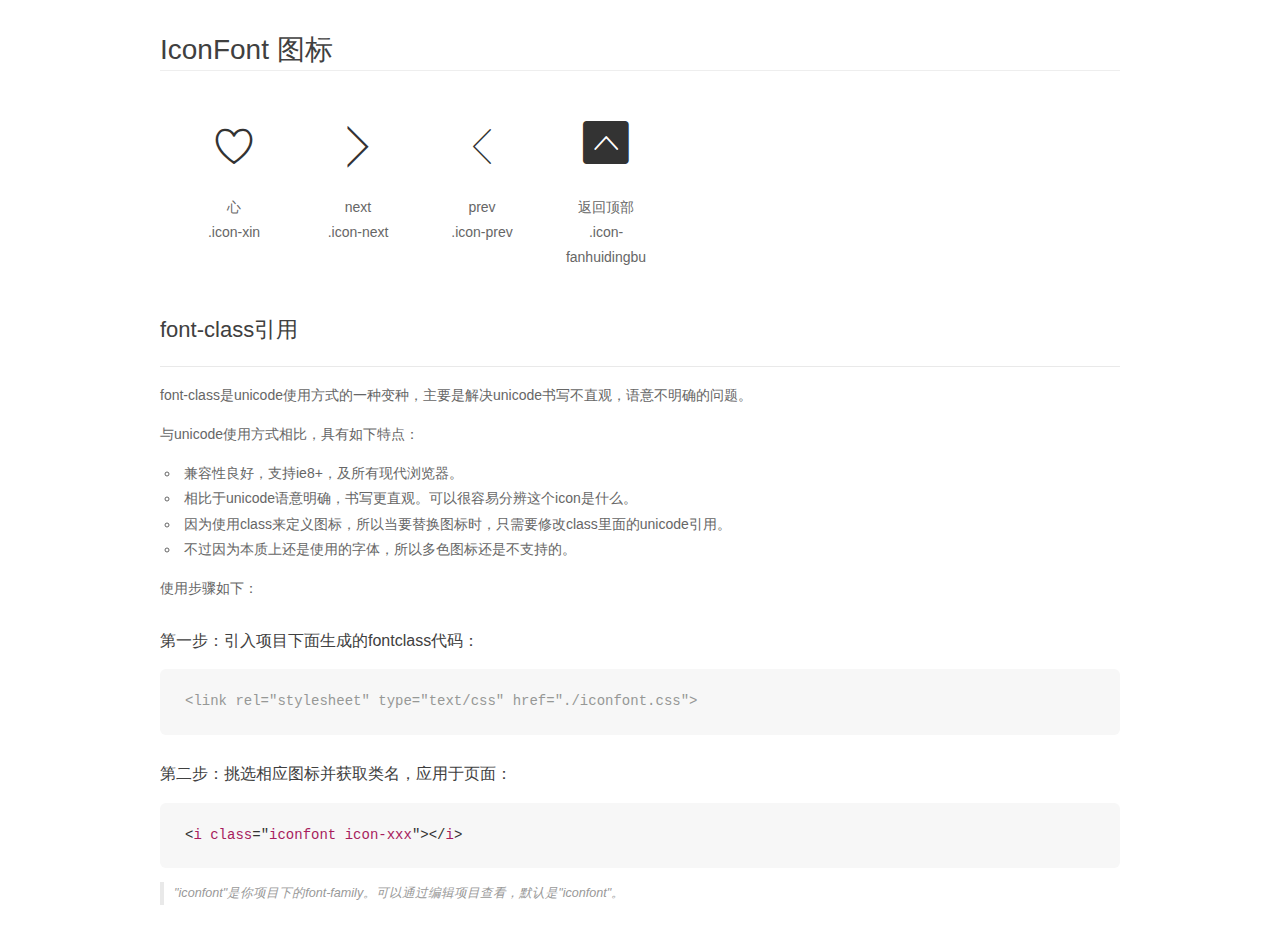
<file: css/font_o18rhixine6zuxr/demo_fontclass.html>
<!DOCTYPE html>
<html>
<head>
    <meta charset="utf-8"/>
    <title>IconFont</title>
    <link rel="stylesheet" href="demo.css">
    <link rel="stylesheet" href="iconfont.css">
</head>
<body>
    <div class="main markdown">
        <h1>IconFont 图标</h1>
        <ul class="icon_lists clear">
            
                <li>
                <i class="icon iconfont icon-xin"></i>
                    <div class="name">心</div>
                    <div class="fontclass">.icon-xin</div>
                </li>
            
                <li>
                <i class="icon iconfont icon-next"></i>
                    <div class="name">next</div>
                    <div class="fontclass">.icon-next</div>
                </li>
            
                <li>
                <i class="icon iconfont icon-prev"></i>
                    <div class="name">prev</div>
                    <div class="fontclass">.icon-prev</div>
                </li>
            
                <li>
                <i class="icon iconfont icon-fanhuidingbu"></i>
                    <div class="name">返回顶部</div>
                    <div class="fontclass">.icon-fanhuidingbu</div>
                </li>
            
        </ul>

        <h2 id="font-class-">font-class引用</h2>
        <hr>

        <p>font-class是unicode使用方式的一种变种，主要是解决unicode书写不直观，语意不明确的问题。</p>
        <p>与unicode使用方式相比，具有如下特点：</p>
        <ul>
        <li>兼容性良好，支持ie8+，及所有现代浏览器。</li>
        <li>相比于unicode语意明确，书写更直观。可以很容易分辨这个icon是什么。</li>
        <li>因为使用class来定义图标，所以当要替换图标时，只需要修改class里面的unicode引用。</li>
        <li>不过因为本质上还是使用的字体，所以多色图标还是不支持的。</li>
        </ul>
        <p>使用步骤如下：</p>
        <h3 id="-fontclass-">第一步：引入项目下面生成的fontclass代码：</h3>


        <pre><code class="lang-js hljs javascript"><span class="hljs-comment">&lt;link rel="stylesheet" type="text/css" href="./iconfont.css"&gt;</span></code></pre>
        <h3 id="-">第二步：挑选相应图标并获取类名，应用于页面：</h3>
        <pre><code class="lang-css hljs">&lt;<span class="hljs-selector-tag">i</span> <span class="hljs-selector-tag">class</span>="<span class="hljs-selector-tag">iconfont</span> <span class="hljs-selector-tag">icon-xxx</span>"&gt;&lt;/<span class="hljs-selector-tag">i</span>&gt;</code></pre>
        <blockquote>
        <p>"iconfont"是你项目下的font-family。可以通过编辑项目查看，默认是"iconfont"。</p>
        </blockquote>
    </div>
</body>
</html>
</file>
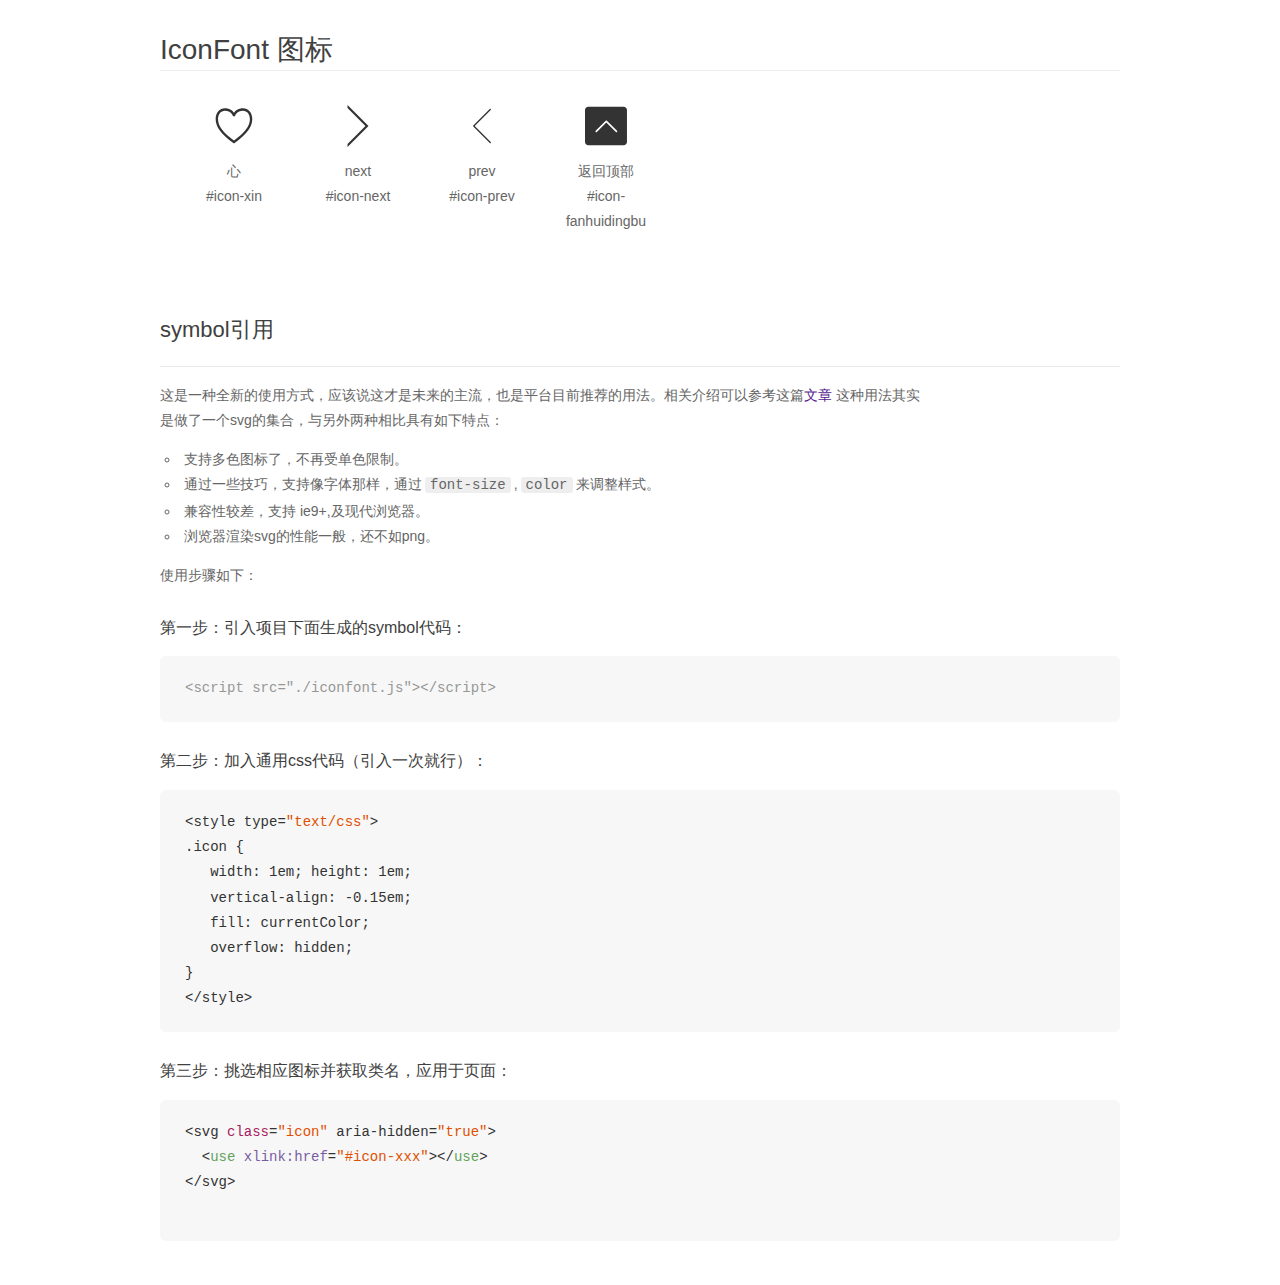
<file: css/font_o18rhixine6zuxr/demo_symbol.html>
<!DOCTYPE html>
<html>
<head>
    <meta charset="utf-8"/>
    <title>IconFont</title>
    <link rel="stylesheet" href="demo.css">
    <script src="iconfont.js"></script>

    <style type="text/css">
        .icon {
          /* 通过设置 font-size 来改变图标大小 */
          width: 1em; height: 1em;
          /* 图标和文字相邻时，垂直对齐 */
          vertical-align: -0.15em;
          /* 通过设置 color 来改变 SVG 的颜色/fill */
          fill: currentColor;
          /* path 和 stroke 溢出 viewBox 部分在 IE 下会显示
             normalize.css 中也包含这行 */
          overflow: hidden;
        }

    </style>
</head>
<body>
    <div class="main markdown">
        <h1>IconFont 图标</h1>
        <ul class="icon_lists clear">
            
                <li>
                    <svg class="icon" aria-hidden="true">
                        <use xlink:href="#icon-xin"></use>
                    </svg>
                    <div class="name">心</div>
                    <div class="fontclass">#icon-xin</div>
                </li>
            
                <li>
                    <svg class="icon" aria-hidden="true">
                        <use xlink:href="#icon-next"></use>
                    </svg>
                    <div class="name">next</div>
                    <div class="fontclass">#icon-next</div>
                </li>
            
                <li>
                    <svg class="icon" aria-hidden="true">
                        <use xlink:href="#icon-prev"></use>
                    </svg>
                    <div class="name">prev</div>
                    <div class="fontclass">#icon-prev</div>
                </li>
            
                <li>
                    <svg class="icon" aria-hidden="true">
                        <use xlink:href="#icon-fanhuidingbu"></use>
                    </svg>
                    <div class="name">返回顶部</div>
                    <div class="fontclass">#icon-fanhuidingbu</div>
                </li>
            
        </ul>


        <h2 id="symbol-">symbol引用</h2>
        <hr>

        <p>这是一种全新的使用方式，应该说这才是未来的主流，也是平台目前推荐的用法。相关介绍可以参考这篇<a href="">文章</a>
        这种用法其实是做了一个svg的集合，与另外两种相比具有如下特点：</p>
        <ul>
          <li>支持多色图标了，不再受单色限制。</li>
          <li>通过一些技巧，支持像字体那样，通过<code>font-size</code>,<code>color</code>来调整样式。</li>
          <li>兼容性较差，支持 ie9+,及现代浏览器。</li>
          <li>浏览器渲染svg的性能一般，还不如png。</li>
        </ul>
        <p>使用步骤如下：</p>
        <h3 id="-symbol-">第一步：引入项目下面生成的symbol代码：</h3>
        <pre><code class="lang-js hljs javascript"><span class="hljs-comment">&lt;script src="./iconfont.js"&gt;&lt;/script&gt;</span></code></pre>
        <h3 id="-css-">第二步：加入通用css代码（引入一次就行）：</h3>
        <pre><code class="lang-js hljs javascript">&lt;style type=<span class="hljs-string">"text/css"</span>&gt;
.icon {
   width: <span class="hljs-number">1</span>em; height: <span class="hljs-number">1</span>em;
   vertical-align: <span class="hljs-number">-0.15</span>em;
   fill: currentColor;
   overflow: hidden;
}
&lt;<span class="hljs-regexp">/style&gt;</span></code></pre>
        <h3 id="-">第三步：挑选相应图标并获取类名，应用于页面：</h3>
        <pre><code class="lang-js hljs javascript">&lt;svg <span class="hljs-class"><span class="hljs-keyword">class</span></span>=<span class="hljs-string">"icon"</span> aria-hidden=<span class="hljs-string">"true"</span>&gt;<span class="xml"><span class="hljs-tag">
  &lt;<span class="hljs-name">use</span> <span class="hljs-attr">xlink:href</span>=<span class="hljs-string">"#icon-xxx"</span>&gt;</span><span class="hljs-tag">&lt;/<span class="hljs-name">use</span>&gt;</span>
</span>&lt;<span class="hljs-regexp">/svg&gt;
        </span></code></pre>
    </div>
</body>
</html>
</file>
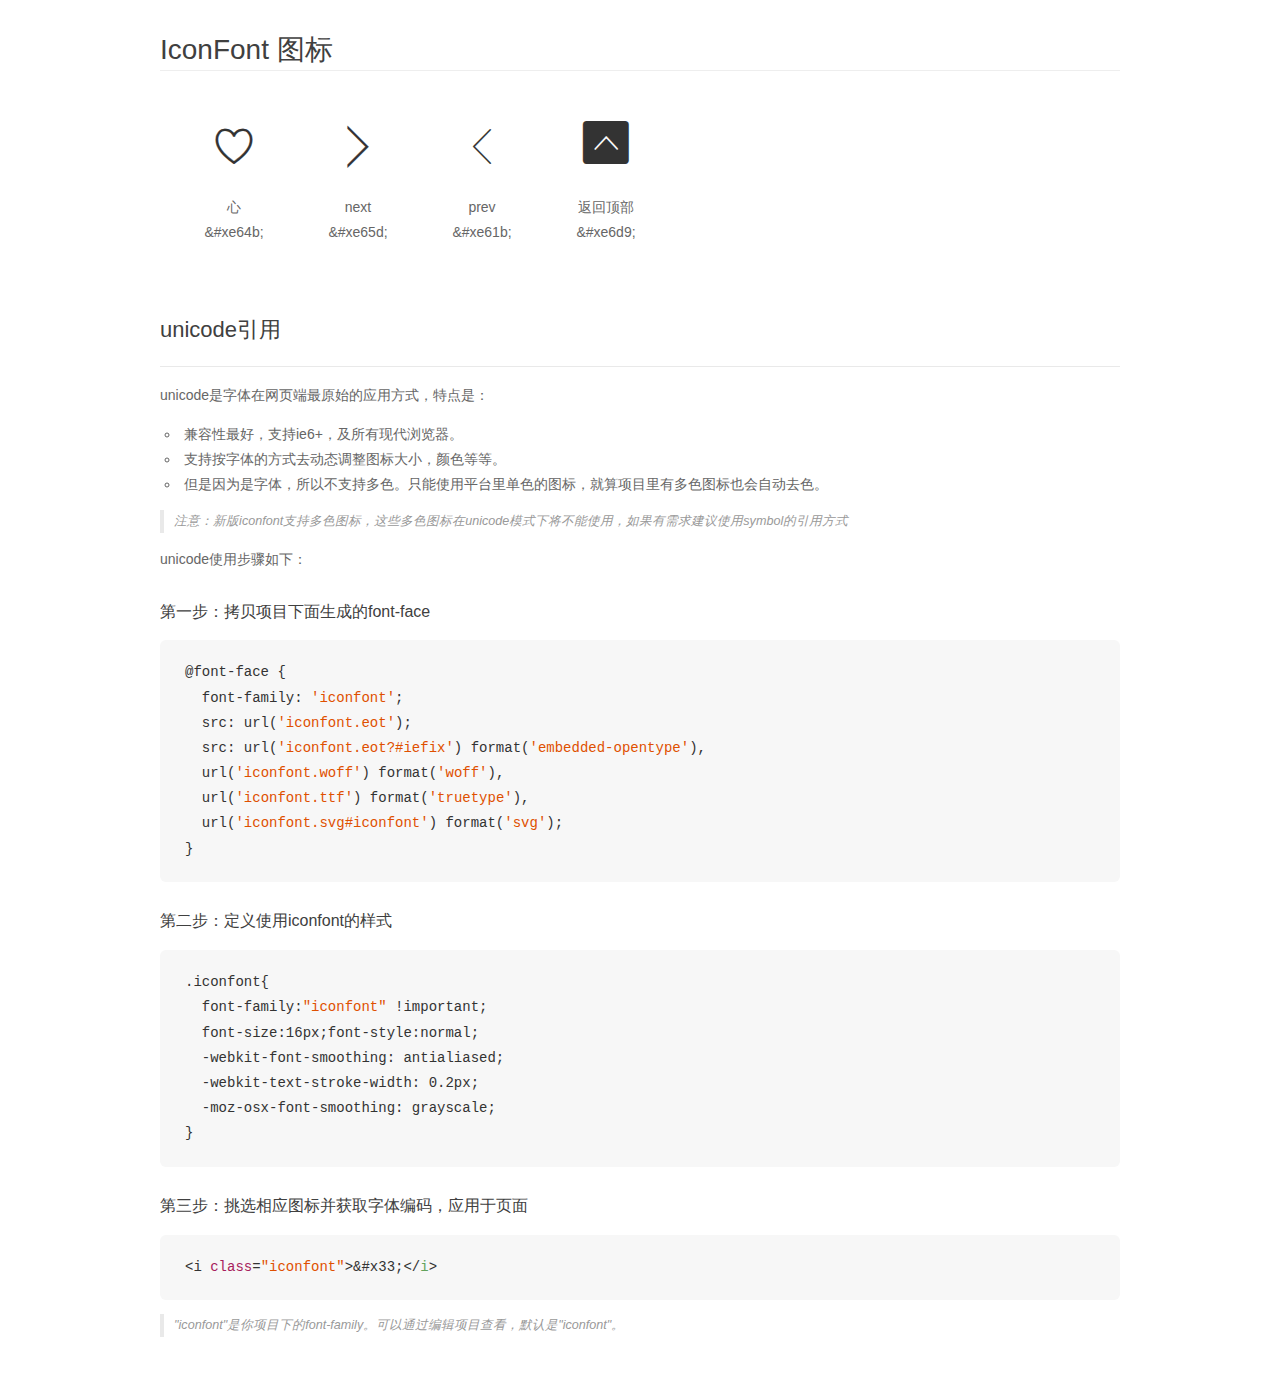
<file: css/font_o18rhixine6zuxr/demo_unicode.html>
<!DOCTYPE html>
<html>
<head>
    <meta charset="utf-8"/>
    <title>IconFont</title>
    <link rel="stylesheet" href="demo.css">

    <style type="text/css">

        @font-face {font-family: "iconfont";
          src: url('iconfont.eot'); /* IE9*/
          src: url('iconfont.eot#iefix') format('embedded-opentype'), /* IE6-IE8 */
          url('iconfont.woff') format('woff'), /* chrome, firefox */
          url('iconfont.ttf') format('truetype'), /* chrome, firefox, opera, Safari, Android, iOS 4.2+*/
          url('iconfont.svg#iconfont') format('svg'); /* iOS 4.1- */
        }

        .iconfont {
          font-family:"iconfont" !important;
          font-size:16px;
          font-style:normal;
          -webkit-font-smoothing: antialiased;
          -webkit-text-stroke-width: 0.2px;
          -moz-osx-font-smoothing: grayscale;
        }

    </style>
</head>
<body>
    <div class="main markdown">
        <h1>IconFont 图标</h1>
        <ul class="icon_lists clear">
            
                <li>
                <i class="icon iconfont">&#xe64b;</i>
                    <div class="name">心</div>
                    <div class="code">&amp;#xe64b;</div>
                </li>
            
                <li>
                <i class="icon iconfont">&#xe65d;</i>
                    <div class="name">next</div>
                    <div class="code">&amp;#xe65d;</div>
                </li>
            
                <li>
                <i class="icon iconfont">&#xe61b;</i>
                    <div class="name">prev</div>
                    <div class="code">&amp;#xe61b;</div>
                </li>
            
                <li>
                <i class="icon iconfont">&#xe6d9;</i>
                    <div class="name">返回顶部</div>
                    <div class="code">&amp;#xe6d9;</div>
                </li>
            
        </ul>
        <h2 id="unicode-">unicode引用</h2>
        <hr>

        <p>unicode是字体在网页端最原始的应用方式，特点是：</p>
        <ul>
        <li>兼容性最好，支持ie6+，及所有现代浏览器。</li>
        <li>支持按字体的方式去动态调整图标大小，颜色等等。</li>
        <li>但是因为是字体，所以不支持多色。只能使用平台里单色的图标，就算项目里有多色图标也会自动去色。</li>
        </ul>
        <blockquote>
        <p>注意：新版iconfont支持多色图标，这些多色图标在unicode模式下将不能使用，如果有需求建议使用symbol的引用方式</p>
        </blockquote>
        <p>unicode使用步骤如下：</p>
        <h3 id="-font-face">第一步：拷贝项目下面生成的font-face</h3>
        <pre><code class="lang-js hljs javascript">@font-face {
  font-family: <span class="hljs-string">'iconfont'</span>;
  src: url(<span class="hljs-string">'iconfont.eot'</span>);
  src: url(<span class="hljs-string">'iconfont.eot?#iefix'</span>) format(<span class="hljs-string">'embedded-opentype'</span>),
  url(<span class="hljs-string">'iconfont.woff'</span>) format(<span class="hljs-string">'woff'</span>),
  url(<span class="hljs-string">'iconfont.ttf'</span>) format(<span class="hljs-string">'truetype'</span>),
  url(<span class="hljs-string">'iconfont.svg#iconfont'</span>) format(<span class="hljs-string">'svg'</span>);
}
</code></pre>
        <h3 id="-iconfont-">第二步：定义使用iconfont的样式</h3>
        <pre><code class="lang-js hljs javascript">.iconfont{
  font-family:<span class="hljs-string">"iconfont"</span> !important;
  font-size:<span class="hljs-number">16</span>px;font-style:normal;
  -webkit-font-smoothing: antialiased;
  -webkit-text-stroke-width: <span class="hljs-number">0.2</span>px;
  -moz-osx-font-smoothing: grayscale;
}
</code></pre>
        <h3 id="-">第三步：挑选相应图标并获取字体编码，应用于页面</h3>
        <pre><code class="lang-js hljs javascript">&lt;i <span class="hljs-class"><span class="hljs-keyword">class</span></span>=<span class="hljs-string">"iconfont"</span>&gt;&amp;#x33;<span class="xml"><span class="hljs-tag">&lt;/<span class="hljs-name">i</span>&gt;</span></span></code></pre>

        <blockquote>
        <p>"iconfont"是你项目下的font-family。可以通过编辑项目查看，默认是"iconfont"。</p>
        </blockquote>
    </div>


</body>
</html>
</file>
<file: css/font_o18rhixine6zuxr/iconfont.css>
@font-face {font-family: "iconfont";
  src: url('iconfont.eot?t=1491015120938'); /* IE9*/
  src: url('iconfont.eot?t=1491015120938#iefix') format('embedded-opentype'), /* IE6-IE8 */
  url('iconfont.woff?t=1491015120938') format('woff'), /* chrome, firefox */
  url('iconfont.ttf?t=1491015120938') format('truetype'), /* chrome, firefox, opera, Safari, Android, iOS 4.2+*/
  url('iconfont.svg?t=1491015120938#iconfont') format('svg'); /* iOS 4.1- */
}

.iconfont {
  font-family:"iconfont" !important;
  font-size:16px;
  font-style:normal;
  -webkit-font-smoothing: antialiased;
  -moz-osx-font-smoothing: grayscale;
}

.icon-xin:before { content: "\e64b"; }

.icon-next:before { content: "\e65d"; }

.icon-prev:before { content: "\e61b"; }

.icon-fanhuidingbu:before { content: "\e6d9"; }
</file>
<file: css/font_o18rhixine6zuxr/demo.css>
*{margin: 0;padding: 0;list-style: none;}
/*
KISSY CSS Reset
理念：1. reset 的目的不是清除浏览器的默认样式，这仅是部分工作。清除和重置是紧密不可分的。
2. reset 的目的不是让默认样式在所有浏览器下一致，而是减少默认样式有可能带来的问题。
3. reset 期望提供一套普适通用的基础样式。但没有银弹，推荐根据具体需求，裁剪和修改后再使用。
特色：1. 适应中文；2. 基于最新主流浏览器。
维护：玉伯<lifesinger@gmail.com>, 正淳<ragecarrier@gmail.com>
 */

/** 清除内外边距 **/
body, h1, h2, h3, h4, h5, h6, hr, p, blockquote, /* structural elements 结构元素 */
dl, dt, dd, ul, ol, li, /* list elements 列表元素 */
pre, /* text formatting elements 文本格式元素 */
form, fieldset, legend, button, input, textarea, /* form elements 表单元素 */
th, td /* table elements 表格元素 */ {
  margin: 0;
  padding: 0;
}

/** 设置默认字体 **/
body,
button, input, select, textarea /* for ie */ {
  font: 12px/1.5 tahoma, arial, \5b8b\4f53, sans-serif;
}
h1, h2, h3, h4, h5, h6 { font-size: 100%; }
address, cite, dfn, em, var { font-style: normal; } /* 将斜体扶正 */
code, kbd, pre, samp { font-family: courier new, courier, monospace; } /* 统一等宽字体 */
small { font-size: 12px; } /* 小于 12px 的中文很难阅读，让 small 正常化 */

/** 重置列表元素 **/
ul, ol { list-style: none; }

/** 重置文本格式元素 **/
a { text-decoration: none; }
a:hover { text-decoration: underline; }


/** 重置表单元素 **/
legend { color: #000; } /* for ie6 */
fieldset, img { border: 0; } /* img 搭车：让链接里的 img 无边框 */
button, input, select, textarea { font-size: 100%; } /* 使得表单元素在 ie 下能继承字体大小 */
/* 注：optgroup 无法扶正 */

/** 重置表格元素 **/
table { border-collapse: collapse; border-spacing: 0; }

/* 清除浮动 */
.ks-clear:after, .clear:after {
  content: '\20';
  display: block;
  height: 0;
  clear: both;
}
.ks-clear, .clear {
  *zoom: 1;
}

.main {
  padding: 30px 100px;
width: 960px;
margin: 0 auto;
}
.main h1{font-size:36px; color:#333; text-align:left;margin-bottom:30px; border-bottom: 1px solid #eee;}

.helps{margin-top:40px;}
.helps pre{
  padding:20px;
  margin:10px 0;
  border:solid 1px #e7e1cd;
  background-color: #fffdef;
  overflow: auto;
}

.icon_lists{
  width: 100% !important;

}

.icon_lists li{
  float:left;
  width: 100px;
  height:180px;
  text-align: center;
  list-style: none !important;
}
.icon_lists .icon{
  font-size: 42px;
  line-height: 100px;
  margin: 10px 0;
  color:#333;
  -webkit-transition: font-size 0.25s ease-out 0s;
  -moz-transition: font-size 0.25s ease-out 0s;
  transition: font-size 0.25s ease-out 0s;

}
.icon_lists .icon:hover{
  font-size: 100px;
}



.markdown {
  color: #666;
  font-size: 14px;
  line-height: 1.8;
}

.highlight {
  line-height: 1.5;
}

.markdown img {
  vertical-align: middle;
  max-width: 100%;
}

.markdown h1 {
  color: #404040;
  font-weight: 500;
  line-height: 40px;
  margin-bottom: 24px;
}

.markdown h2,
.markdown h3,
.markdown h4,
.markdown h5,
.markdown h6 {
  color: #404040;
  margin: 1.6em 0 0.6em 0;
  font-weight: 500;
  clear: both;
}

.markdown h1 {
  font-size: 28px;
}

.markdown h2 {
  font-size: 22px;
}

.markdown h3 {
  font-size: 16px;
}

.markdown h4 {
  font-size: 14px;
}

.markdown h5 {
  font-size: 12px;
}

.markdown h6 {
  font-size: 12px;
}

.markdown hr {
  height: 1px;
  border: 0;
  background: #e9e9e9;
  margin: 16px 0;
  clear: both;
}

.markdown p,
.markdown pre {
  margin: 1em 0;
}

.markdown > p,
.markdown > blockquote,
.markdown > .highlight,
.markdown > ol,
.markdown > ul {
  width: 80%;
}

.markdown ul > li {
  list-style: circle;
}

.markdown > ul li,
.markdown blockquote ul > li {
  margin-left: 20px;
  padding-left: 4px;
}

.markdown > ul li p,
.markdown > ol li p {
  margin: 0.6em 0;
}

.markdown ol > li {
  list-style: decimal;
}

.markdown > ol li,
.markdown blockquote ol > li {
  margin-left: 20px;
  padding-left: 4px;
}

.markdown code {
  margin: 0 3px;
  padding: 0 5px;
  background: #eee;
  border-radius: 3px;
}

.markdown pre {
  border-radius: 6px;
  background: #f7f7f7;
  padding: 20px;
}

.markdown pre code {
  border: none;
  background: #f7f7f7;
  margin: 0;
}

.markdown strong,
.markdown b {
  font-weight: 600;
}

.markdown > table {
  border-collapse: collapse;
  border-spacing: 0px;
  empty-cells: show;
  border: 1px solid #e9e9e9;
  width: 95%;
  margin-bottom: 24px;
}

.markdown > table th {
  white-space: nowrap;
  color: #333;
  font-weight: 600;

}

.markdown > table th,
.markdown > table td {
  border: 1px solid #e9e9e9;
  padding: 8px 16px;
  text-align: left;
}

.markdown > table th {
  background: #F7F7F7;
}

.markdown blockquote {
  font-size: 90%;
  color: #999;
  border-left: 4px solid #e9e9e9;
  padding-left: 0.8em;
  margin: 1em 0;
  font-style: italic;
}

.markdown blockquote p {
  margin: 0;
}

.markdown .anchor {
  opacity: 0;
  transition: opacity 0.3s ease;
  margin-left: 8px;
}

.markdown .waiting {
  color: #ccc;
}

.markdown h1:hover .anchor,
.markdown h2:hover .anchor,
.markdown h3:hover .anchor,
.markdown h4:hover .anchor,
.markdown h5:hover .anchor,
.markdown h6:hover .anchor {
  opacity: 1;
  display: inline-block;
}

.markdown > br,
.markdown > p > br {
  clear: both;
}


.hljs {
  display: block;
  background: white;
  padding: 0.5em;
  color: #333333;
  overflow-x: auto;
}

.hljs-comment,
.hljs-meta {
  color: #969896;
}

.hljs-string,
.hljs-variable,
.hljs-template-variable,
.hljs-strong,
.hljs-emphasis,
.hljs-quote {
  color: #df5000;
}

.hljs-keyword,
.hljs-selector-tag,
.hljs-type {
  color: #a71d5d;
}

.hljs-literal,
.hljs-symbol,
.hljs-bullet,
.hljs-attribute {
  color: #0086b3;
}

.hljs-section,
.hljs-name {
  color: #63a35c;
}

.hljs-tag {
  color: #333333;
}

.hljs-title,
.hljs-attr,
.hljs-selector-id,
.hljs-selector-class,
.hljs-selector-attr,
.hljs-selector-pseudo {
  color: #795da3;
}

.hljs-addition {
  color: #55a532;
  background-color: #eaffea;
}

.hljs-deletion {
  color: #bd2c00;
  background-color: #ffecec;
}

.hljs-link {
  text-decoration: underline;
}

pre{
  background: #fff;
}
</file>
